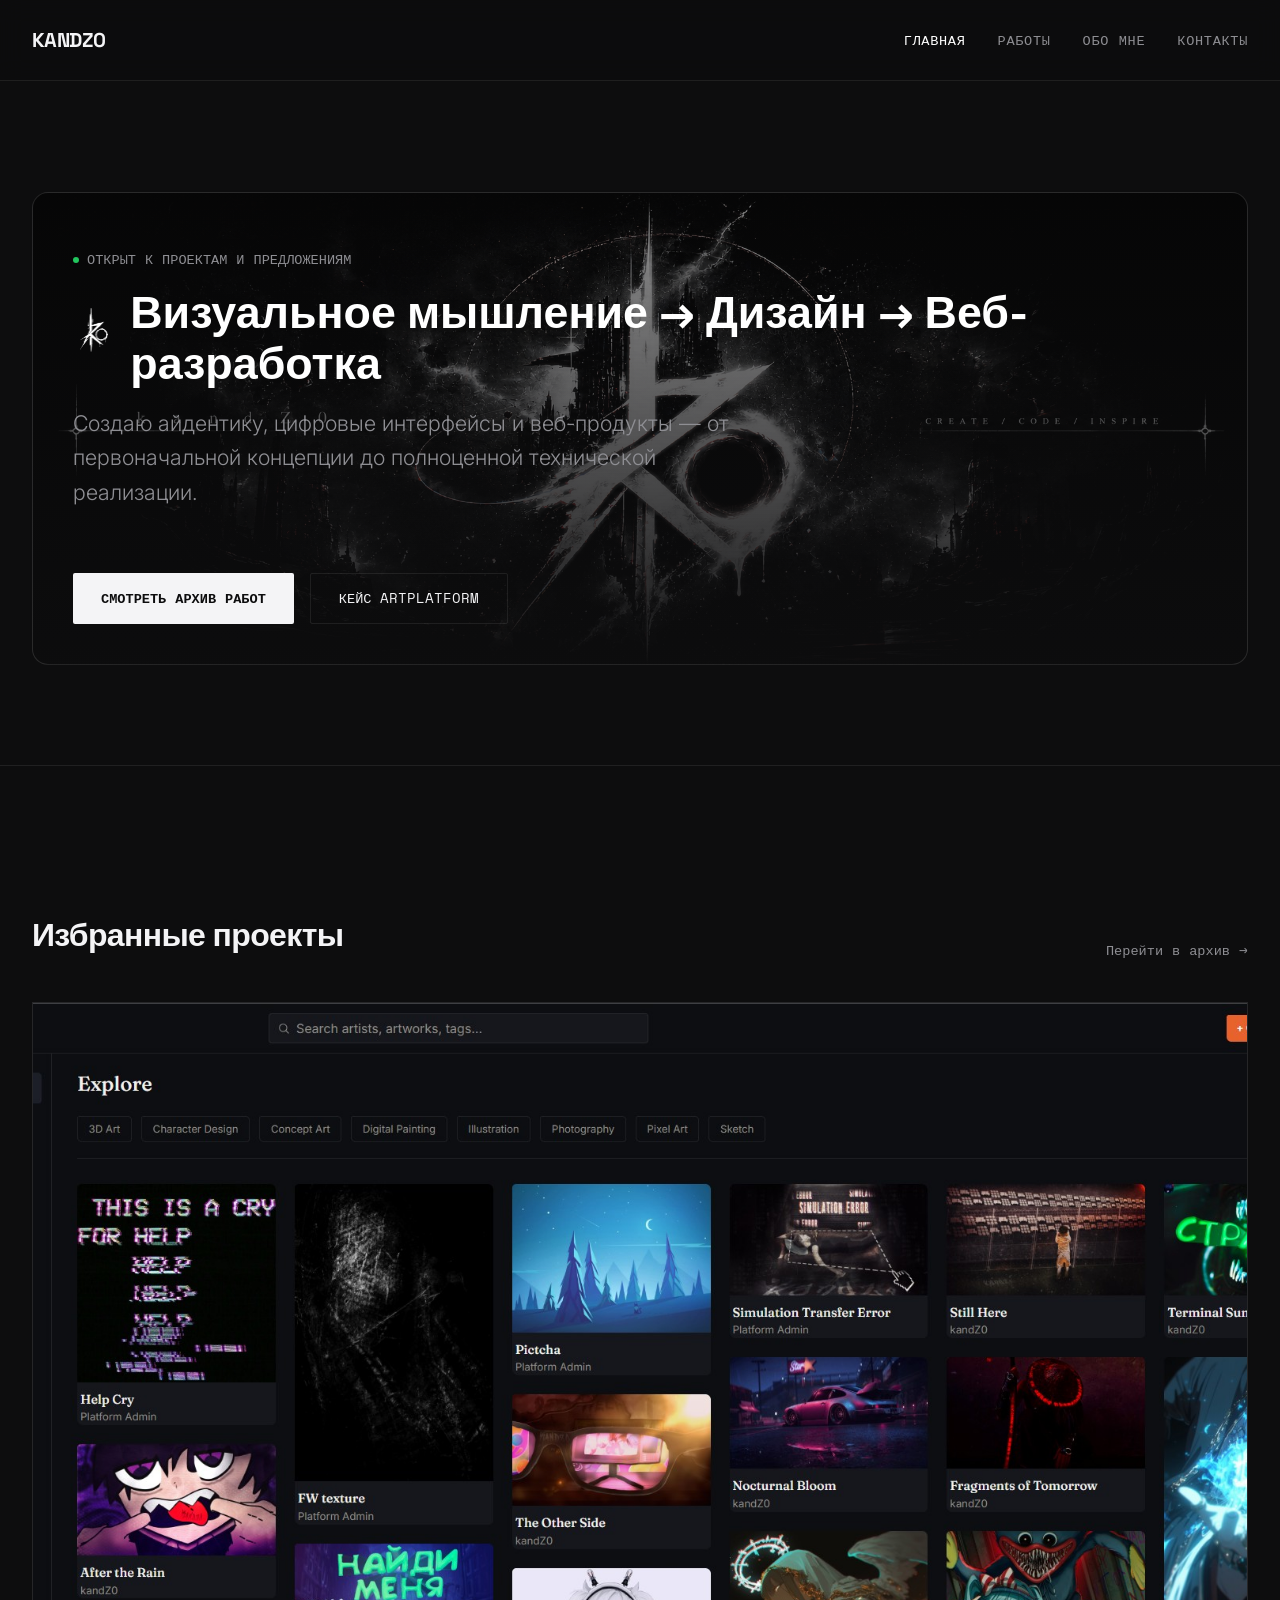
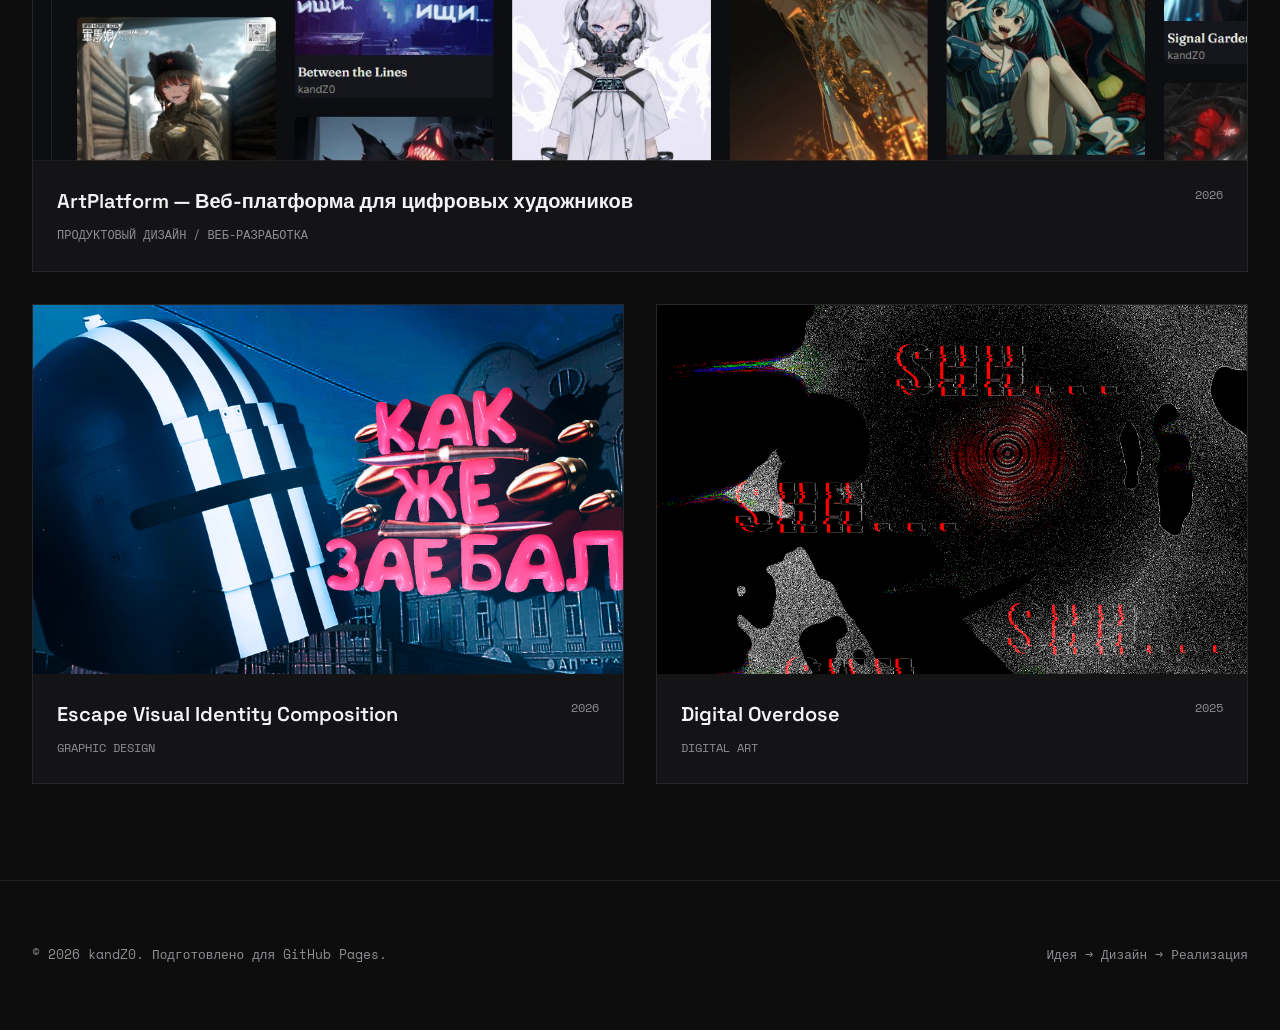
<file: index.html>
<!DOCTYPE html>
<html lang="ru">
<head>
  <meta charset="UTF-8">
  <meta name="viewport" content="width=device-width, initial-scale=1.0">
  <title>kandZ0 — Digital Designer & Web Creator</title>
  <meta name="description" content="Личное портфолио kandZ0. Создание визуальных решений, интерфейсов и цифровых продуктов — от идеи до реализации.">
  <link rel="preconnect" href="https://fonts.googleapis.com">
  <link rel="preconnect" href="https://fonts.gstatic.com" crossorigin>
  <link href="https://fonts.googleapis.com/css2?family=Inter:wght@300;400;500&family=Space+Grotesk:wght@600;700&family=Space+Mono&display=swap" rel="stylesheet">
  <link rel="stylesheet" href="assets/css/style.css">
  <style>
    /* Стили промо-баннера вместо стандартного текста */
    .hero-banner-box {
      margin-top: 2rem;
      position: relative;
      border-radius: 16px;
      overflow: hidden;
      border: 1px solid rgba(255, 255, 255, 0.12);
      background: linear-gradient(180deg, rgba(13, 13, 14, 0.45) 0%, rgba(13, 13, 14, 0.95) 100%), 
                  url('assets/images/branding/logo banner.png') center/cover no-repeat;
      padding: 3.5rem 2.5rem 2.5rem 2.5rem;
      display: flex;
      flex-direction: column;
      justify-content: flex-end;
      min-height: 420px;
      transition: border-color 0.3s ease, transform 0.3s ease;
    }
    .hero-banner-box:hover {
      border-color: rgba(255, 255, 255, 0.25);
    }
    .hero-brand-header {
      display: flex;
      align-items: center;
      gap: 1rem;
      margin-bottom: 1rem;
    }
    /* Фирменный логотип с черной дырой */
    .hero-logo-icon {
      width: 44px;
      height: 44px;
      flex-shrink: 0;
      color: #fff;
    }
    .hero-banner-title {
      font-family: var(--font-head);
      font-size: clamp(1.8rem, 4vw, 2.8rem);
      line-height: 1.15;
      color: #fff;
      margin: 0;
    }
  </style>
</head>
<body>

  <header class="header">
    <div class="container header-inner">
      <a href="index.html" class="logo">kandZ0</a>
      <nav>
        <ul class="nav-links">
          <li><a href="index.html" class="active">Главная</a></li>
          <li><a href="work.html">Работы</a></li>
          <li><a href="about.html">Обо мне</a></li>
          <li><a href="contact.html">Контакты</a></li>
        </ul>
      </nav>
    </div>
  </header>

  <main>
    <section class="hero">
      <div class="container">
        
        <!-- БАННЕР С ЛОГОТИПОМ -->
        <div class="hero-banner-box">
          <div class="hero-tag" style="width: fit-content; margin-bottom: 1rem;">Открыт к проектам и предложениям</div>
          
          <div class="hero-brand-header">
            <!-- Векторный логотип: Черная дыра на букве A -->
                <div class="hero-brand-header">
                    <img src="assets/images/branding/logoРесурс 54.png" alt="kandZ0 Logo" class="hero-logo-icon" style="object-fit: contain;">
                </div>
            <h1 class="hero-banner-title">Визуальное мышление → Дизайн → Веб-разработка</h1>
          </div>

          <p class="hero-desc" style="max-width: 680px;">Создаю айдентику, цифровые интерфейсы и веб-продукты — от первоначальной концепции до полноценной технической реализации.</p>
          
          <div class="hero-cta" style="margin-top: 1.5rem;">
            <a href="work.html" class="btn btn-primary">Смотреть архив работ</a>
            <a href="projects/artplatform.html" class="btn btn-secondary">Кейс ArtPlatform</a>
          </div>
        </div>

      </div>
    </section>

    <section class="container" style="padding-top: 4rem;">
      <div class="section-header">
        <h2 class="section-title">Избранные проекты</h2>
        <a href="work.html" style="font-family: var(--font-mono); font-size: 0.85rem; color: var(--text-muted);">Перейти в архив →</a>
      </div>

      <div class="grid">
        <article class="card card-hero">
          <a href="projects/artplatform.html">
            <div class="card-image-wrap">
              <img src="assets/images/artplatform/hero-mockup.jpg" alt="Превью кейса ArtPlatform" loading="lazy" onerror="this.src='https://placehold.co/1200x675/141416/FFFFFF?text=IMAGE_PLACEHOLDER_ARTPLATFORM_HERO'">
            </div>
            <div class="card-meta">
              <div>
                <h3 class="card-title">ArtPlatform — Веб-платформа для цифровых художников</h3>
                <span class="card-category">Продуктовый дизайн / Веб-разработка</span>
              </div>
              <span class="card-year">2026</span>
            </div>
          </a>
        </article>

        <article class="card card-half">
          <a href="work.html">
            <div class="card-image-wrap">
              <img src="assets/images/graphic/Tarkov.png" alt="Цифровое искусство" loading="lazy" onerror="this.src='https://placehold.co/800x500/141416/FFFFFF?text=IMAGE_PLACEHOLDER_ART_01'">
            </div>
            <div class="card-meta">
              <div>
                <h3 class="card-title">Escape Visual Identity Composition</h3>
                <span class="card-category">GRAPHIC DESIGN</span>
              </div>
              <span class="card-year">2026</span>
            </div>
          </a>
        </article>

        <article class="card card-half">
          <a href="work.html">
            <div class="card-image-wrap">
              <img src="assets/images/art/SHH Inner Noise Compression.png" alt="Концепт визуальной идентичности" loading="lazy" onerror="this.src='https://placehold.co/800x500/141416/FFFFFF?text=IMAGE_PLACEHOLDER_BRANDING_01'">
            </div>
            <div class="card-meta">
              <div>
                <h3 class="card-title">Digital Overdose</h3>
                <span class="card-category">DIGITAL ART</span>
              </div>
              <span class="card-year">2025</span>
            </div>
          </a>
        </article>
      </div>
    </section>
  </main>

  <footer class="footer">
    <div class="container footer-inner">
      <span class="footer-text">© 2026 kandZ0. Подготовлено для GitHub Pages.</span>
      <span class="footer-text">Идея → Дизайн → Реализация</span>
    </div>
  </footer>

  <script src="assets/js/main.js"></script>
</body>
</html>
</file>
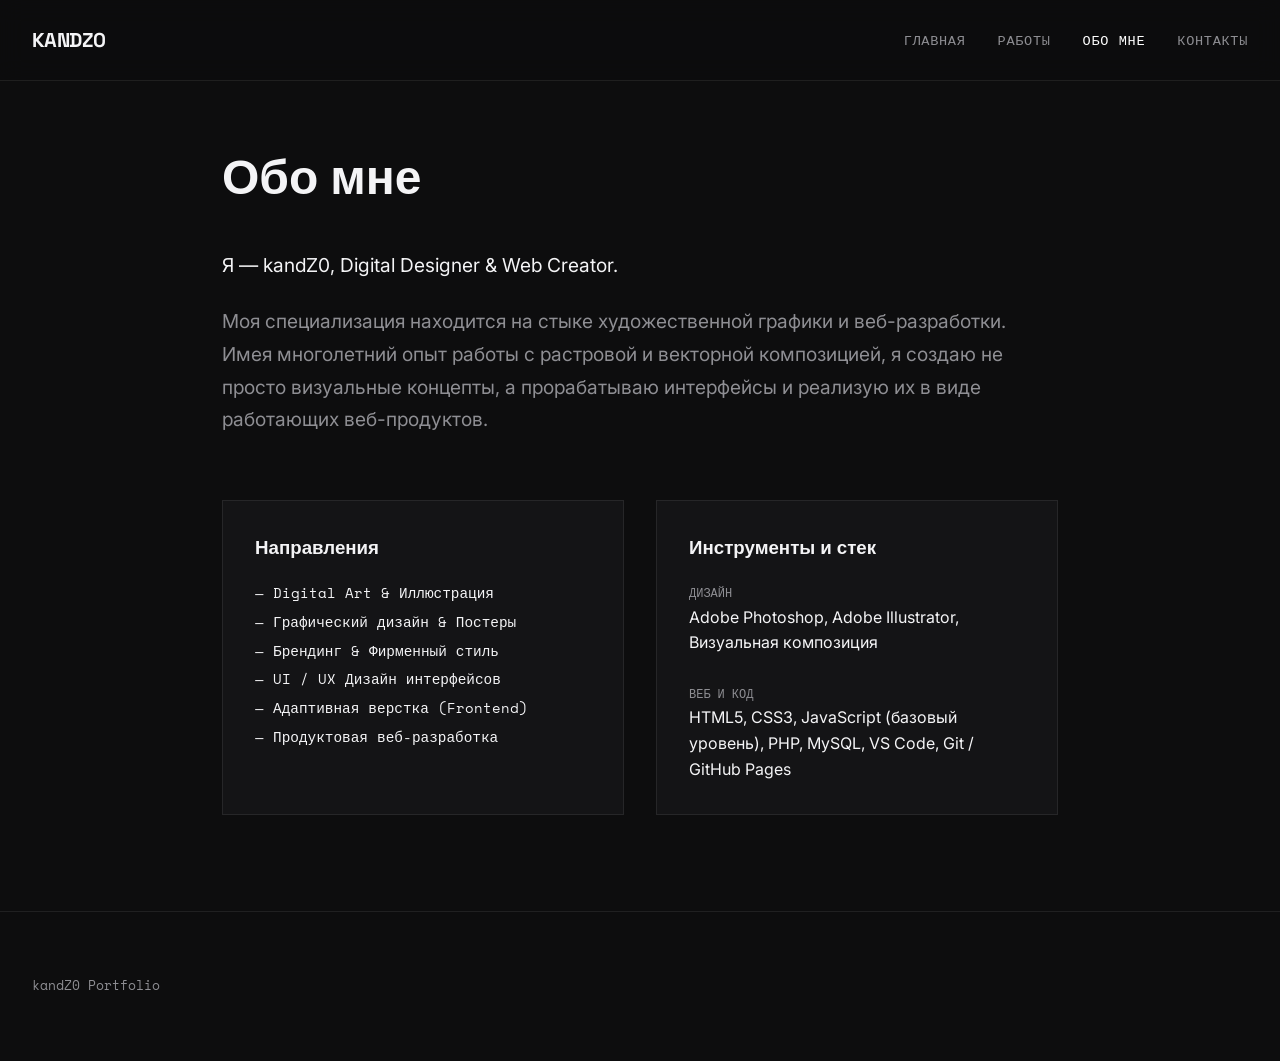
<file: about.html>
<!DOCTYPE html>
<html lang="ru">
<head>
  <meta charset="UTF-8">
  <meta name="viewport" content="width=device-width, initial-scale=1.0">
  <title>Обо мне — kandZ0</title>
  <link rel="stylesheet" href="assets/css/style.css">
  <link href="https://fonts.googleapis.com/css2?family=Inter:wght@300;400;500&family=Space+Grotesk:wght@600;700&family=Space+Mono&display=swap" rel="stylesheet">
</head>
<body>

  <header class="header">
    <div class="container header-inner">
      <a href="index.html" class="logo">kandZ0</a>
      <nav>
        <ul class="nav-links">
          <li><a href="index.html">Главная</a></li>
          <li><a href="work.html">Работы</a></li>
          <li><a href="about.html" class="active">Обо мне</a></li>
          <li><a href="contact.html">Контакты</a></li>
        </ul>
      </nav>
    </div>
  </header>

  <main class="container" style="padding-top: 140px; max-width: 900px;">
    <h1 style="font-family: var(--font-head); font-size: 3rem; margin-bottom: 2rem;">Обо мне</h1>

    <div style="font-size: 1.2rem; line-height: 1.7; color: var(--text-muted); margin-bottom: 4rem;">
      <p style="margin-bottom: 1.5rem; color: var(--text-main);">
        Я — kandZ0, Digital Designer & Web Creator.
      </p>
      <p>
        Моя специализация находится на стыке художественной графики и веб-разработки. Имея многолетний опыт работы с растровой и векторной композицией, я создаю не просто визуальные концепты, а прорабатываю интерфейсы и реализую их в виде работающих веб-продуктов.
      </p>
    </div>

    <div class="grid">
      <div class="card card-half" style="padding: 2rem;">
        <h3 style="font-family: var(--font-head); margin-bottom: 1rem;">Направления</h3>
        <ul style="list-style: none; font-family: var(--font-mono); font-size: 0.9rem; line-height: 2;">
          <li>— Digital Art & Иллюстрация</li>
          <li>— Графический дизайн & Постеры</li>
          <li>— Брендинг & Фирменный стиль</li>
          <li>— UI / UX Дизайн интерфейсов</li>
          <li>— Адаптивная верстка (Frontend)</li>
          <li>— Продуктовая веб-разработка</li>
        </ul>
      </div>

      <div class="card card-half" style="padding: 2rem;">
        <h3 style="font-family: var(--font-head); margin-bottom: 1rem;">Инструменты и стек</h3>
        
        <label style="font-family: var(--font-mono); font-size: 0.75rem; color: var(--text-muted); text-transform: uppercase;">Дизайн</label>
        <p style="margin-bottom: 1.5rem;">Adobe Photoshop, Adobe Illustrator, Визуальная композиция</p>

        <label style="font-family: var(--font-mono); font-size: 0.75rem; color: var(--text-muted); text-transform: uppercase;">Веб и код</label>
        <p>HTML5, CSS3, JavaScript (базовый уровень), PHP, MySQL, VS Code, Git / GitHub Pages</p>
      </div>
    </div>
  </main>

  <footer class="footer">
    <div class="container footer-inner">
      <span class="footer-text">kandZ0 Portfolio</span>
    </div>
  </footer>

</body>
</html>
</file>
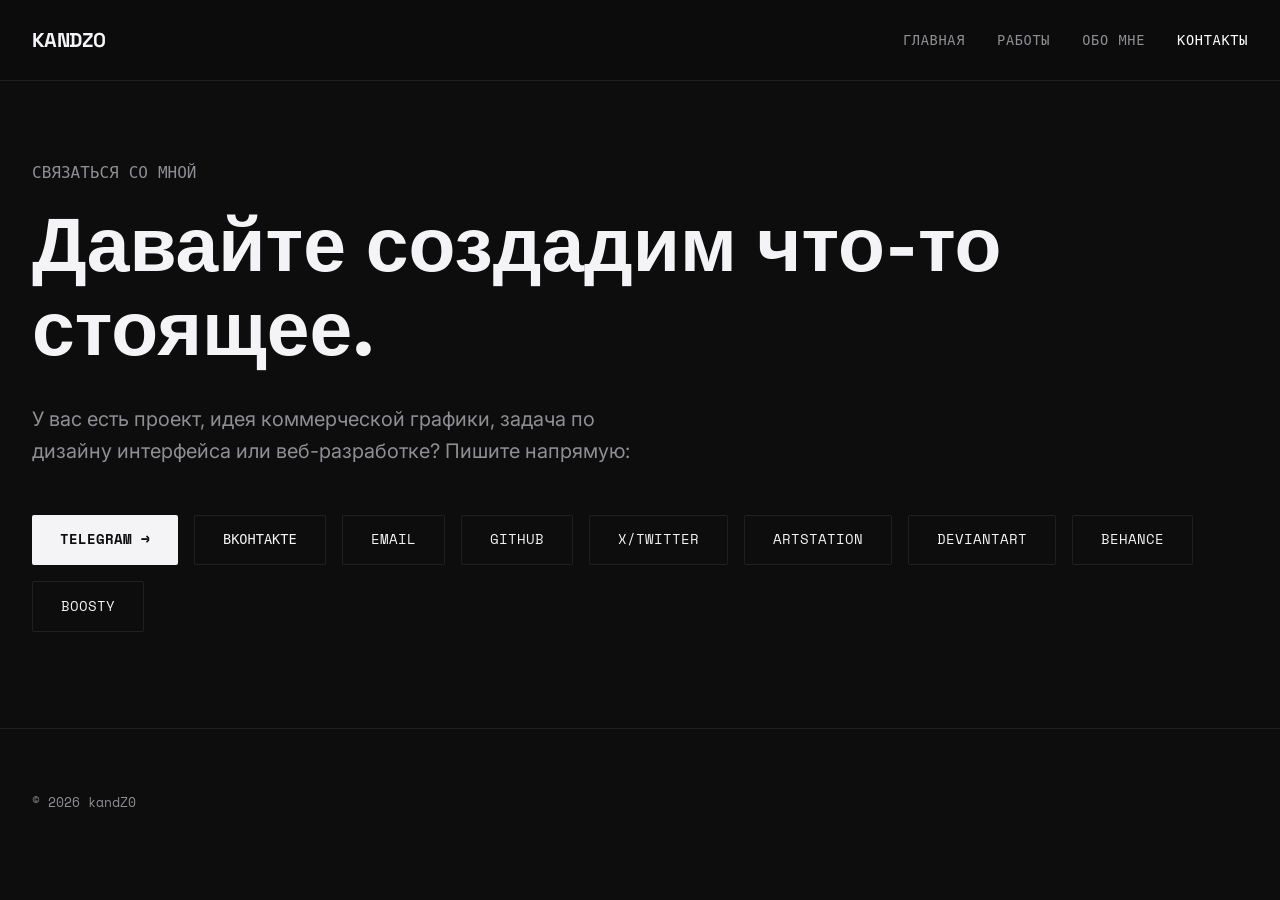
<file: contact.html>
<!DOCTYPE html>
<html lang="ru">
<head>
  <meta charset="UTF-8">
  <meta name="viewport" content="width=device-width, initial-scale=1.0">
  <title>Контакты — kandZ0</title>
  <link rel="stylesheet" href="assets/css/style.css">
  <link href="https://fonts.googleapis.com/css2?family=Inter:wght@300;400;500&family=Space+Grotesk:wght@600;700&family=Space+Mono&display=swap" rel="stylesheet">
</head>
<body>

  <header class="header">
    <div class="container header-inner">
      <a href="index.html" class="logo">kandZ0</a>
      <nav>
        <ul class="nav-links">
          <li><a href="index.html">Главная</a></li>
          <li><a href="work.html">Работы</a></li>
          <li><a href="about.html">Обо мне</a></li>
          <li><a href="contact.html" class="active">Контакты</a></li>
        </ul>
      </nav>
    </div>
  </header>

  <main class="container" style="padding-top: 160px; min-height: 70vh;">
    <span style="font-family: var(--font-mono); color: var(--text-muted); text-transform: uppercase;">Связаться со мной</span>
    <h1 style="font-family: var(--font-head); font-size: clamp(2.5rem, 6vw, 5rem); margin: 1rem 0 2rem; line-height: 1.1;">Давайте создадим что-то стоящее.</h1>
    <p style="font-size: 1.25rem; color: var(--text-muted); max-width: 600px; margin-bottom: 3rem;">
      У вас есть проект, идея коммерческой графики, задача по дизайну интерфейса или веб-разработке? Пишите напрямую:
    </p>

    <div style="display: flex; gap: 1rem; flex-wrap: wrap;">
      <a href="https://t.me/kandz0" target="_blank" class="btn btn-primary">Telegram →</a>
      <a href="https://vk.ru/kandz0" target="_blank" class="btn btn-secondary">ВКонтакте</a>
      <a href="kandzo.labs@gmail.com" class="btn btn-secondary">Email</a>
      <a href="https://github.com/kandZ0" target="_blank" class="btn btn-secondary">github</a>
      <a href="https://x.com/kandZ0_art" target="_blank" class="btn btn-secondary">X/Twitter</a>
      <a href="https://www.artstation.com/kandzo" target="_blank" class="btn btn-secondary">ArtStation</a>
      <a href="https://www.deviantart.com/kandz0" target="_blank" class="btn btn-secondary">DeviantArt</a>
      <a href="https://www.behance.net/kandz0" target="_blank" class="btn btn-secondary">Behance</a>
      <a href="https://boosty.to/kandzo/donate" target="_blank" class="btn btn-secondary">Boosty</a>
    </div>
  </main>

  <footer class="footer">
    <div class="container footer-inner">
      <span class="footer-text">© 2026 kandZ0</span>
    </div>
  </footer>

</body>
</html>
</file>
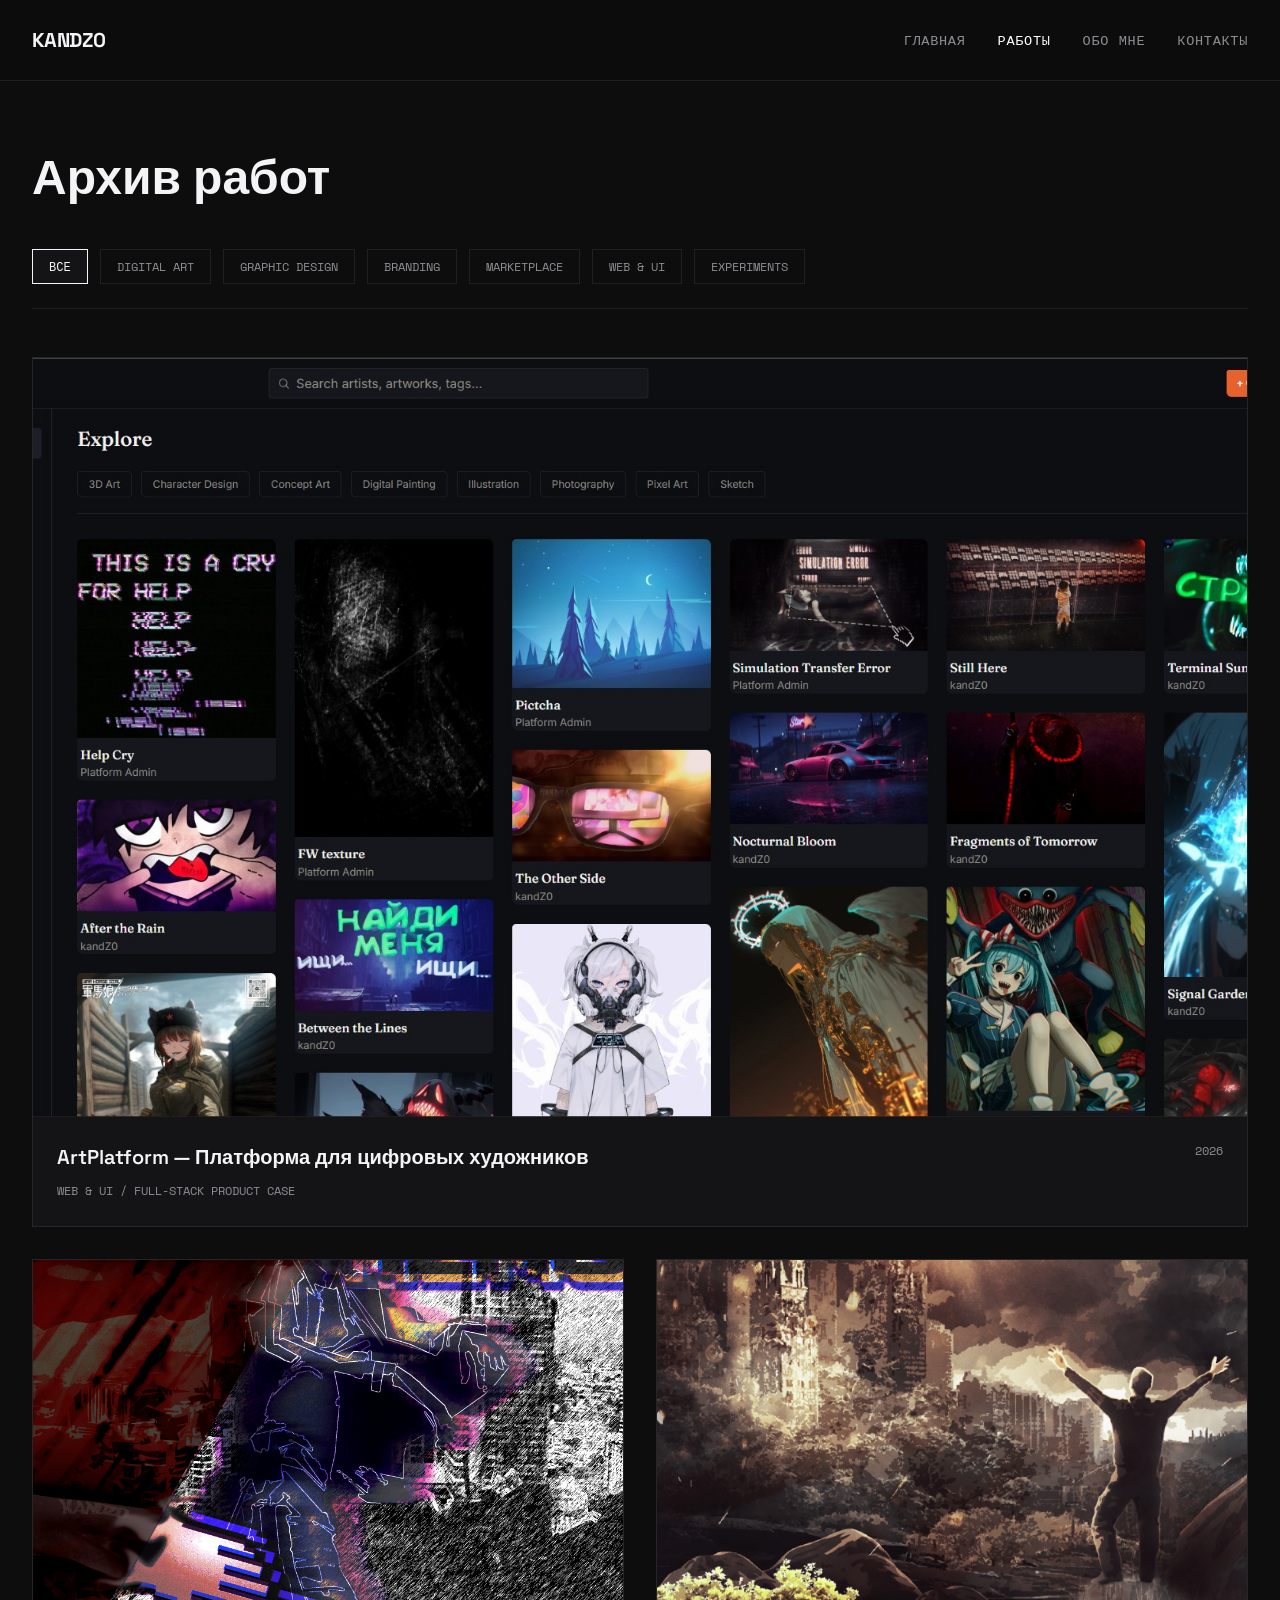
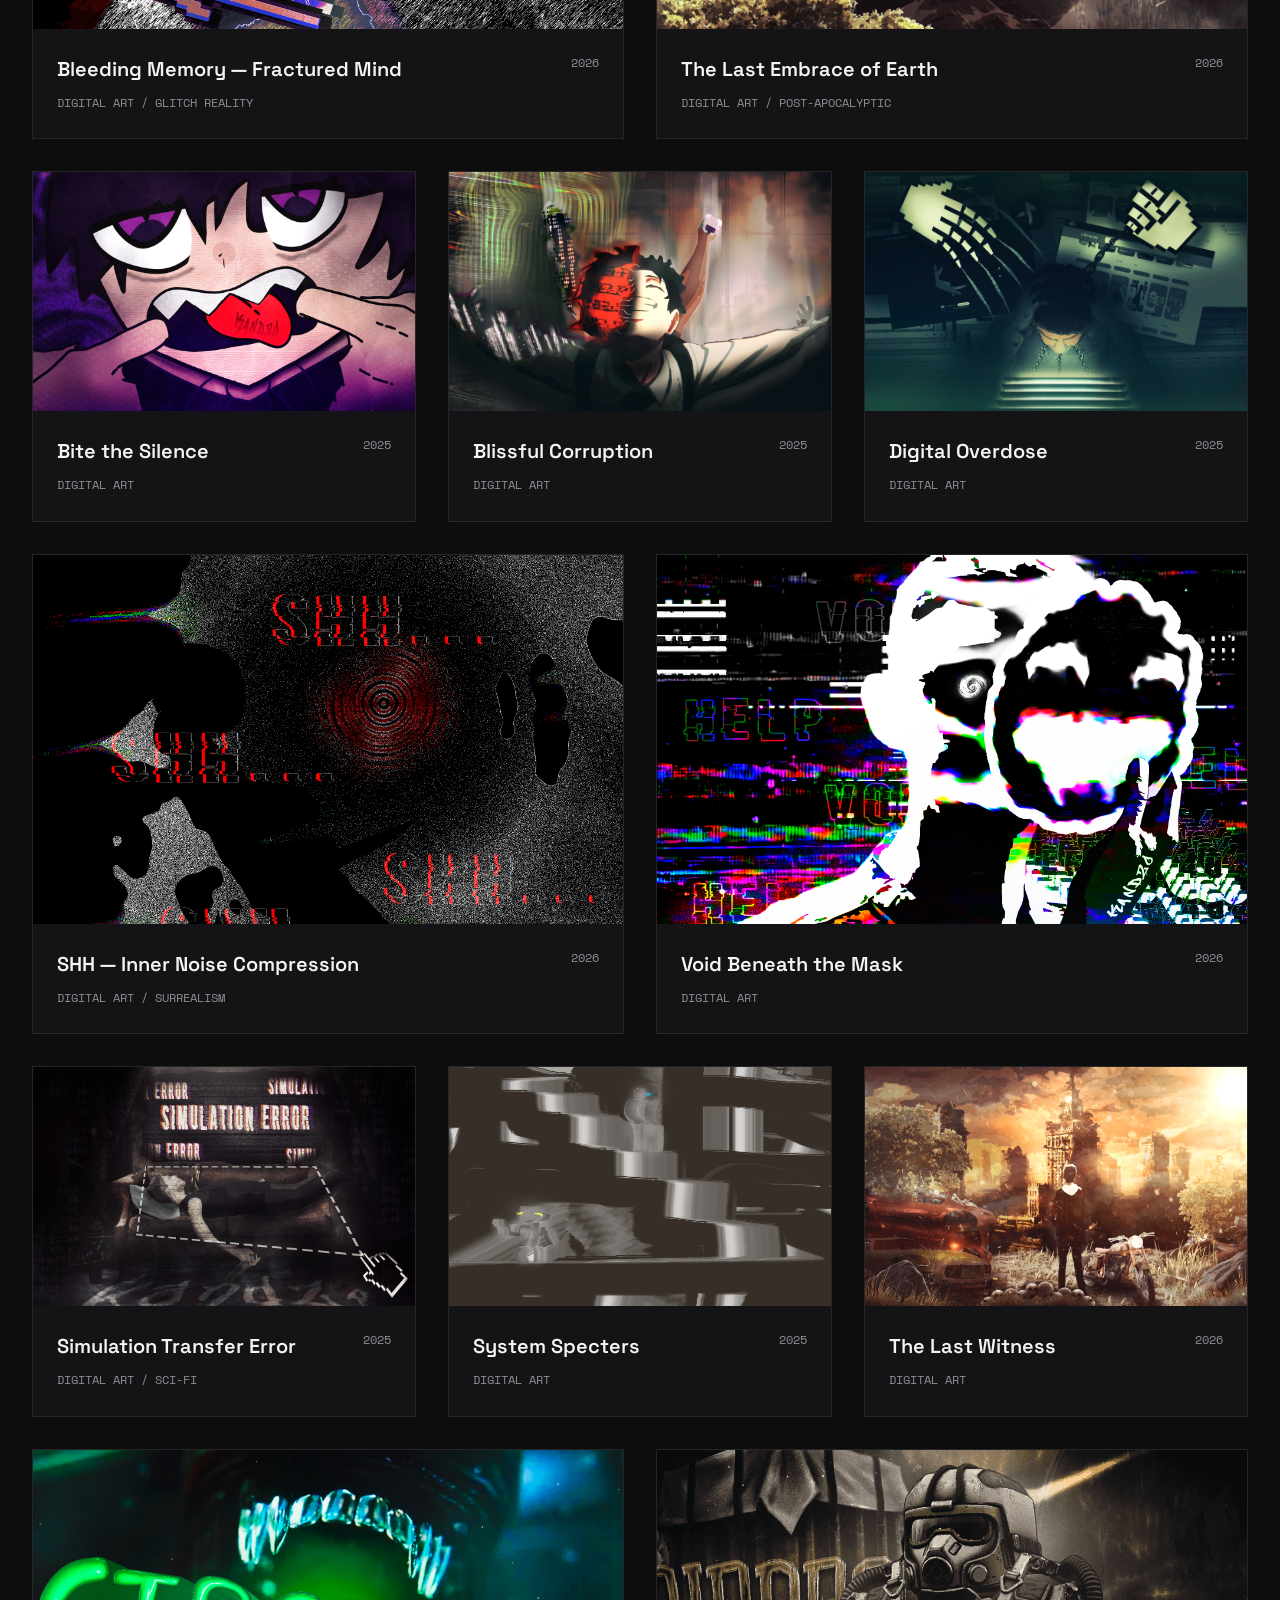
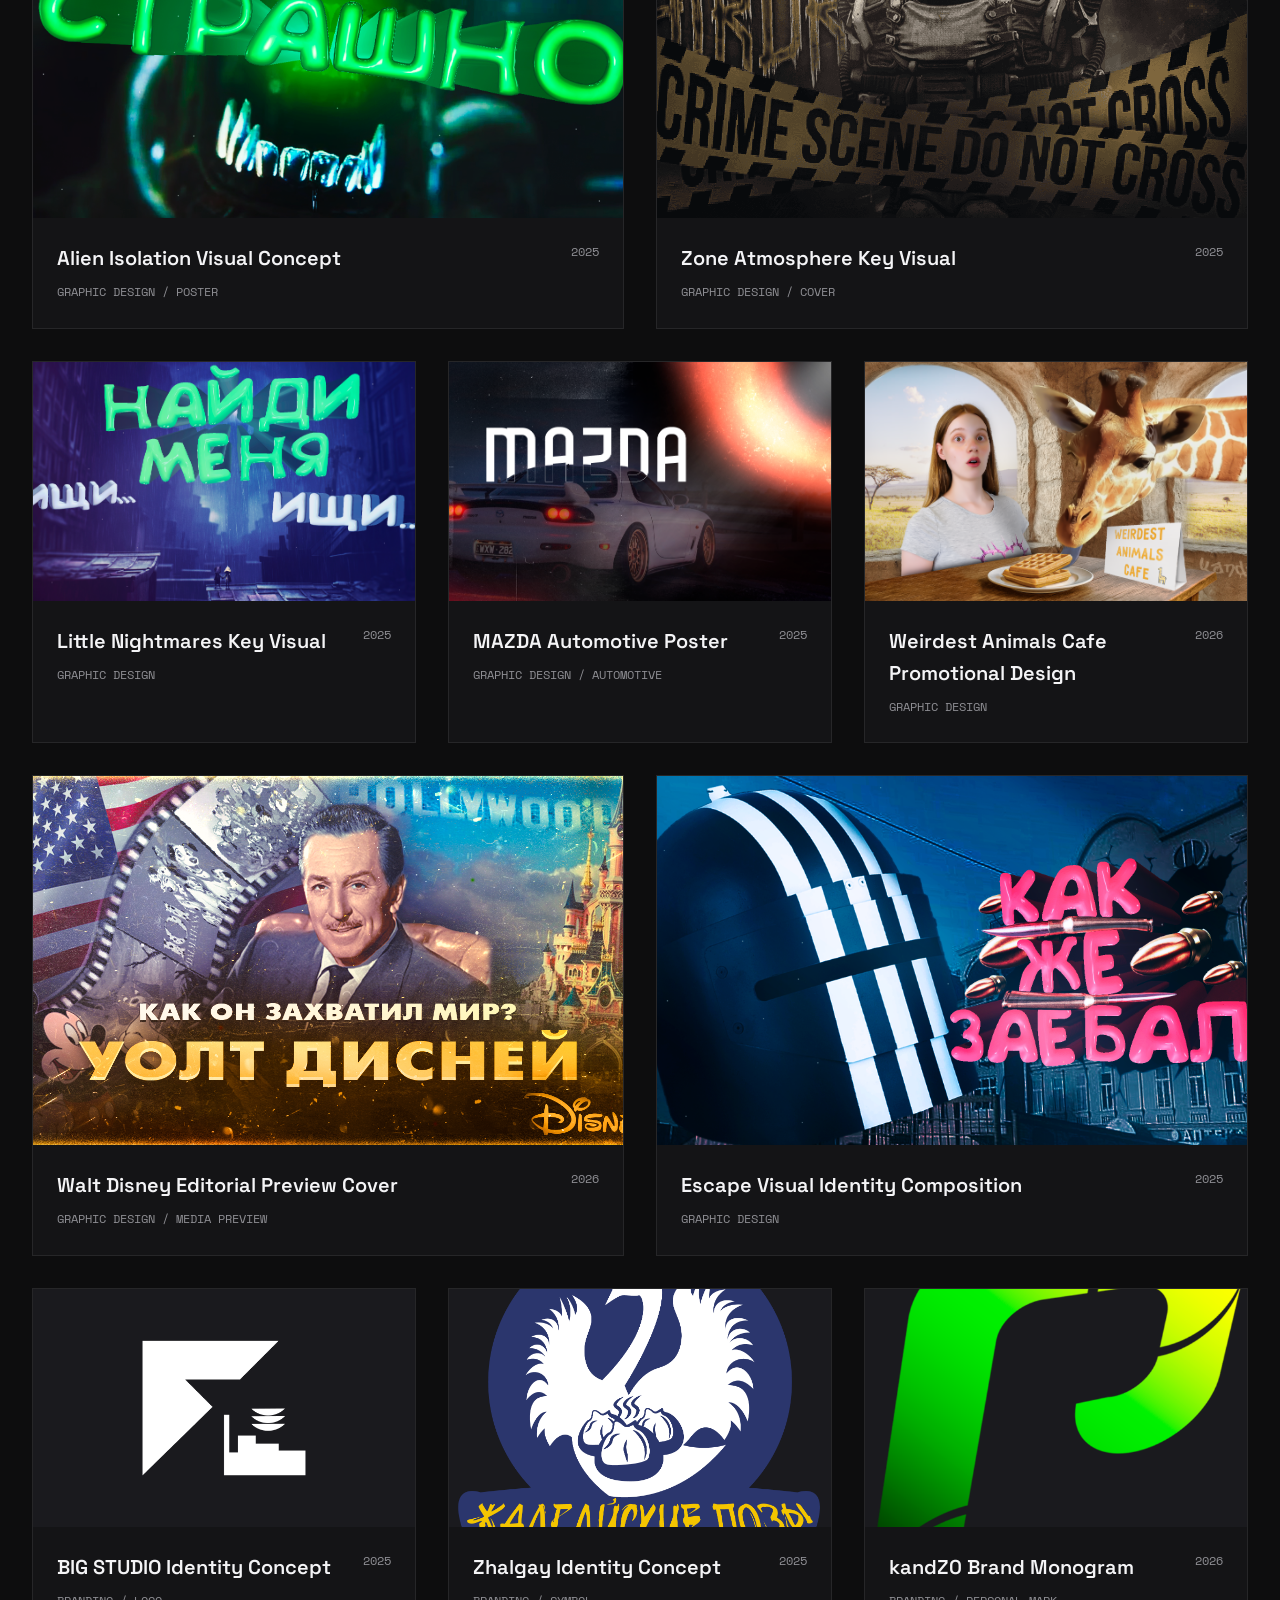
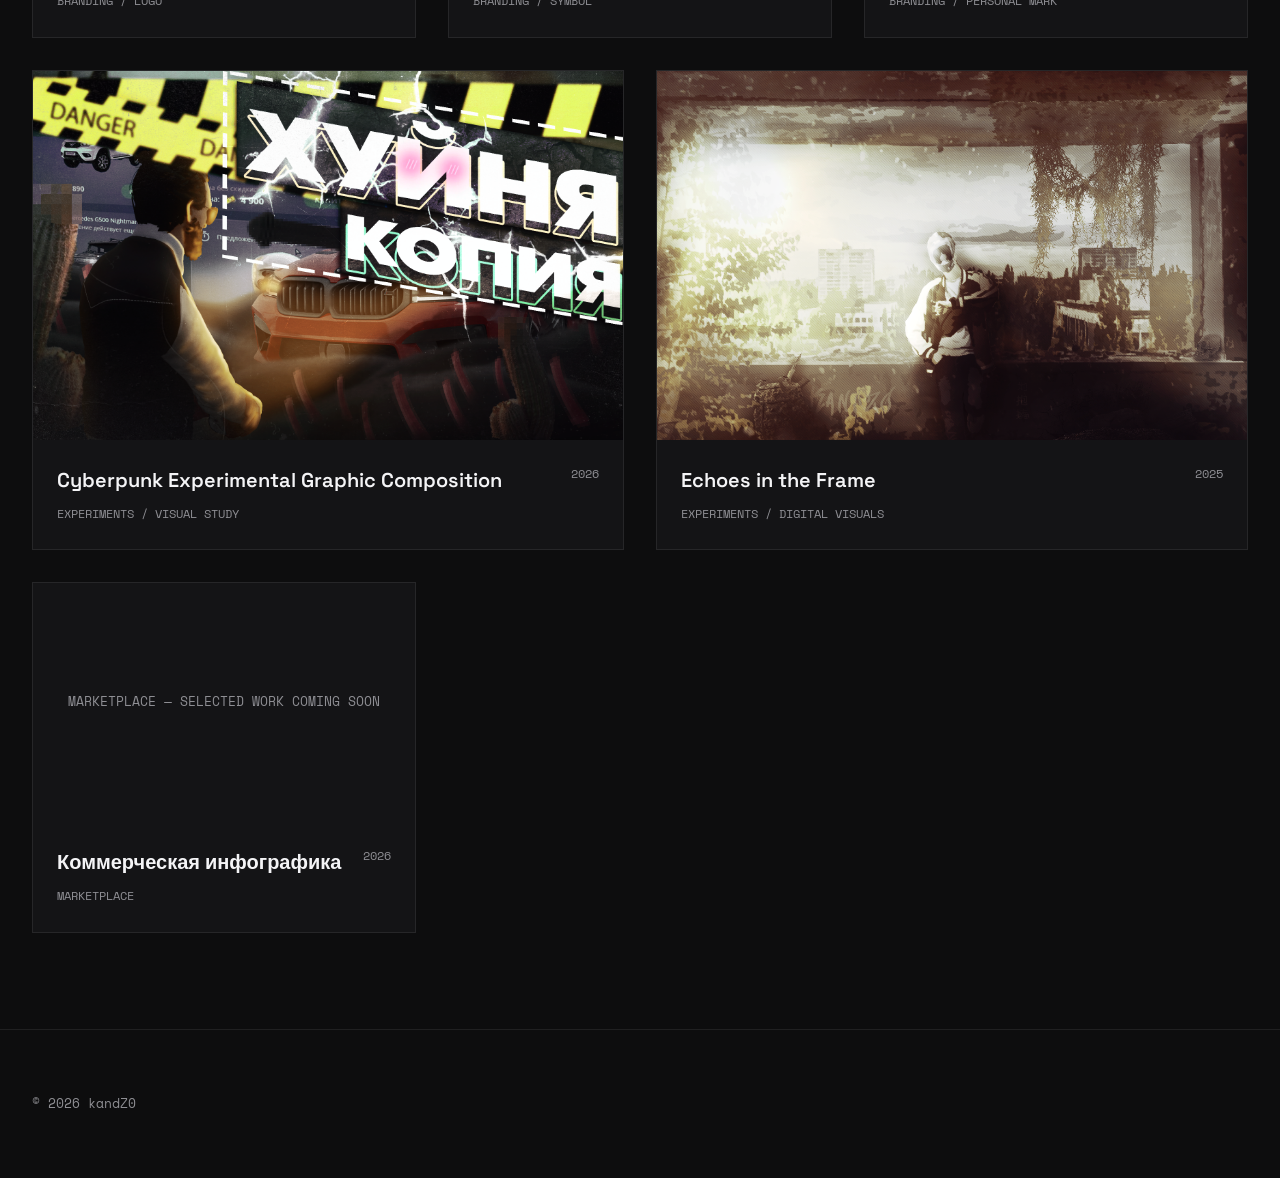
<file: work.html>
<!DOCTYPE html>
<html lang="ru">
<head>
  <meta charset="UTF-8">
  <meta name="viewport" content="width=device-width, initial-scale=1.0">
  <title>Архив работ — kandZ0</title>
  <link rel="stylesheet" href="assets/css/style.css">
  <link rel="preconnect" href="https://fonts.googleapis.com">
  <link rel="preconnect" href="https://fonts.gstatic.com" crossorigin>
  <link href="https://fonts.googleapis.com/css2?family=Inter:wght@300;400;500&family=Space+Grotesk:wght@600;700&family=Space+Mono&display=swap" rel="stylesheet">
</head>
<body>

  <header class="header">
    <div class="container header-inner">
      <a href="index.html" class="logo">kandZ0</a>
      <nav>
        <ul class="nav-links">
          <li><a href="index.html">Главная</a></li>
          <li><a href="work.html" class="active">Работы</a></li>
          <li><a href="about.html">Обо мне</a></li>
          <li><a href="contact.html">Контакты</a></li>
        </ul>
      </nav>
    </div>
  </header>

  <main class="container" style="padding-top: 140px;">
    <h1 style="font-family: var(--font-head); font-size: 3rem; margin-bottom: 2rem;">Архив работ</h1>

    <div class="filter-bar">
      <button class="filter-btn active" data-filter="ВСЕ">ВСЕ</button>
      <button class="filter-btn" data-filter="DIGITAL ART">DIGITAL ART</button>
      <button class="filter-btn" data-filter="GRAPHIC DESIGN">GRAPHIC DESIGN</button>
      <button class="filter-btn" data-filter="BRANDING">BRANDING</button>
      <button class="filter-btn" data-filter="MARKETPLACE">MARKETPLACE</button>
      <button class="filter-btn" data-filter="WEB & UI">WEB & UI</button>
      <button class="filter-btn" data-filter="EXPERIMENTS">EXPERIMENTS</button>
    </div>

    <div class="grid" id="portfolio-grid">

      <article class="card card-hero project-card" data-category="WEB & UI">
        <a href="projects/artplatform.html">
          <div class="card-image-wrap">
            <img src="assets/images/artplatform/hero-mockup.jpg" alt="ArtPlatform Case Study" loading="lazy">
          </div>
          <div class="card-meta">
            <div>
              <h3 class="card-title">ArtPlatform — Платформа для цифровых художников</h3>
              <span class="card-category">WEB & UI / Full-Stack Product Case</span>
            </div>
            <span class="card-year">2026</span>
          </div>
        </a>
      </article>

      <article class="card card-half project-card" data-category="DIGITAL ART">
        <div class="card-image-wrap">
          <img src="assets/images/art/Bleeding Memory — Fractured Mind in a Glitch Reality.png" alt="Bleeding Memory" loading="lazy">
        </div>
        <div class="card-meta">
          <div>
            <h3 class="card-title">Bleeding Memory — Fractured Mind</h3>
            <span class="card-category">DIGITAL ART / Glitch Reality</span>
          </div>
          <span class="card-year">2026</span>
        </div>
      </article>

      <article class="card card-half project-card" data-category="DIGITAL ART">
        <div class="card-image-wrap">
          <img src="assets/images/art/The Last Embrace of Earth.png" alt="The Last Embrace of Earth" loading="lazy">
        </div>
        <div class="card-meta">
          <div>
            <h3 class="card-title">The Last Embrace of Earth</h3>
            <span class="card-category">DIGITAL ART / Post-Apocalyptic</span>
          </div>
          <span class="card-year">2026</span>
        </div>
      </article>

      <article class="card card-third project-card" data-category="DIGITAL ART">
        <div class="card-image-wrap">
          <img src="assets/images/art/Bite the Silence.png" alt="Bite the Silence" loading="lazy">
        </div>
        <div class="card-meta">
          <div>
            <h3 class="card-title">Bite the Silence</h3>
            <span class="card-category">DIGITAL ART</span>
          </div>
          <span class="card-year">2025</span>
        </div>
      </article>

      <article class="card card-third project-card" data-category="DIGITAL ART">
        <div class="card-image-wrap">
          <img src="assets/images/art/Blissful Corruption.png" alt="Blissful Corruption" loading="lazy">
        </div>
        <div class="card-meta">
          <div>
            <h3 class="card-title">Blissful Corruption</h3>
            <span class="card-category">DIGITAL ART</span>
          </div>
          <span class="card-year">2025</span>
        </div>
      </article>

      <article class="card card-third project-card" data-category="DIGITAL ART">
        <div class="card-image-wrap">
          <img src="assets/images/art/Digital Overdose.png" alt="Digital Overdose" loading="lazy">
        </div>
        <div class="card-meta">
          <div>
            <h3 class="card-title">Digital Overdose</h3>
            <span class="card-category">DIGITAL ART</span>
          </div>
          <span class="card-year">2025</span>
        </div>
      </article>

      <article class="card card-half project-card" data-category="DIGITAL ART">
        <div class="card-image-wrap">
          <img src="assets/images/art/SHH Inner Noise Compression.png" alt="SHH Inner Noise Compression" loading="lazy">
        </div>
        <div class="card-meta">
          <div>
            <h3 class="card-title">SHH — Inner Noise Compression</h3>
            <span class="card-category">DIGITAL ART / Surrealism</span>
          </div>
          <span class="card-year">2026</span>
        </div>
      </article>

      <article class="card card-half project-card" data-category="DIGITAL ART">
        <div class="card-image-wrap">
          <img src="assets/images/art/Void Beneath the Mask.png" alt="Void Beneath the Mask" loading="lazy">
        </div>
        <div class="card-meta">
          <div>
            <h3 class="card-title">Void Beneath the Mask</h3>
            <span class="card-category">DIGITAL ART</span>
          </div>
          <span class="card-year">2026</span>
        </div>
      </article>

      <article class="card card-third project-card" data-category="DIGITAL ART">
        <div class="card-image-wrap">
          <img src="assets/images/art/Simulation Transfer Error.png" alt="Simulation Transfer Error" loading="lazy">
        </div>
        <div class="card-meta">
          <div>
            <h3 class="card-title">Simulation Transfer Error</h3>
            <span class="card-category">DIGITAL ART / Sci-Fi</span>
          </div>
          <span class="card-year">2025</span>
        </div>
      </article>

      <article class="card card-third project-card" data-category="DIGITAL ART">
        <div class="card-image-wrap">
          <img src="assets/images/art/System Specters.png" alt="System Specters" loading="lazy">
        </div>
        <div class="card-meta">
          <div>
            <h3 class="card-title">System Specters</h3>
            <span class="card-category">DIGITAL ART</span>
          </div>
          <span class="card-year">2025</span>
        </div>
      </article>

      <article class="card card-third project-card" data-category="DIGITAL ART">
        <div class="card-image-wrap">
          <img src="assets/images/art/The Last Witness (арт).png" alt="The Last Witness" loading="lazy">
        </div>
        <div class="card-meta">
          <div>
            <h3 class="card-title">The Last Witness</h3>
            <span class="card-category">DIGITAL ART</span>
          </div>
          <span class="card-year">2026</span>
        </div>
      </article>

      <article class="card card-half project-card" data-category="GRAPHIC DESIGN">
        <div class="card-image-wrap">
          <img src="assets/images/graphic/Alien Isolation.png" alt="Alien Isolation Concept" loading="lazy">
        </div>
        <div class="card-meta">
          <div>
            <h3 class="card-title">Alien Isolation Visual Concept</h3>
            <span class="card-category">GRAPHIC DESIGN / Poster</span>
          </div>
          <span class="card-year">2025</span>
        </div>
      </article>

      <article class="card card-half project-card" data-category="GRAPHIC DESIGN">
        <div class="card-image-wrap">
          <img src="assets/images/graphic/STAL prew (сжатый).png" alt="STALKER Visual" loading="lazy">
        </div>
        <div class="card-meta">
          <div>
            <h3 class="card-title">Zone Atmosphere Key Visual</h3>
            <span class="card-category">GRAPHIC DESIGN / Cover</span>
          </div>
          <span class="card-year">2025</span>
        </div>
      </article>

      <article class="card card-third project-card" data-category="GRAPHIC DESIGN">
        <div class="card-image-wrap">
          <img src="assets/images/graphic/Little Nightm.png" alt="Little Nightmares Visual" loading="lazy">
        </div>
        <div class="card-meta">
          <div>
            <h3 class="card-title">Little Nightmares Key Visual</h3>
            <span class="card-category">GRAPHIC DESIGN</span>
          </div>
          <span class="card-year">2025</span>
        </div>
      </article>

      <article class="card card-third project-card" data-category="GRAPHIC DESIGN">
        <div class="card-image-wrap">
          <img src="assets/images/graphic/MAZDA.png" alt="MAZDA Poster" loading="lazy">
        </div>
        <div class="card-meta">
          <div>
            <h3 class="card-title">MAZDA Automotive Poster</h3>
            <span class="card-category">GRAPHIC DESIGN / Automotive</span>
          </div>
          <span class="card-year">2025</span>
        </div>
      </article>

      <article class="card card-third project-card" data-category="GRAPHIC DESIGN">
        <div class="card-image-wrap">
          <img src="assets/images/graphic/Weirdest Animals Cafe.png" alt="Weirdest Animals Cafe" loading="lazy">
        </div>
        <div class="card-meta">
          <div>
            <h3 class="card-title">Weirdest Animals Cafe Promotional Design</h3>
            <span class="card-category">GRAPHIC DESIGN</span>
          </div>
          <span class="card-year">2026</span>
        </div>
      </article>

      <article class="card card-half project-card" data-category="GRAPHIC DESIGN">
        <div class="card-image-wrap">
          <img src="assets/images/graphic/Как он захватил мир УОЛТ ДИСНЕЙ (PREVIEW).png" alt="Walt Disney History Cover" loading="lazy">
        </div>
        <div class="card-meta">
          <div>
            <h3 class="card-title">Walt Disney Editorial Preview Cover</h3>
            <span class="card-category">GRAPHIC DESIGN / Media Preview</span>
          </div>
          <span class="card-year">2026</span>
        </div>
      </article>

      <article class="card card-half project-card" data-category="GRAPHIC DESIGN">
        <div class="card-image-wrap">
          <img src="assets/images/graphic/Tarkov.png" alt="Tarkov Artwork" loading="lazy">
        </div>
        <div class="card-meta">
          <div>
            <h3 class="card-title">Escape Visual Identity Composition</h3>
            <span class="card-category">GRAPHIC DESIGN</span>
          </div>
          <span class="card-year">2025</span>
        </div>
      </article>

      <article class="card card-third project-card" data-category="BRANDING">
        <div class="card-image-wrap">
          <img src="assets/images/branding/BIG STUDIO.png" alt="BIG STUDIO Logo" loading="lazy">
        </div>
        <div class="card-meta">
          <div>
            <h3 class="card-title">BIG STUDIO Identity Concept</h3>
            <span class="card-category">BRANDING / Logo</span>
          </div>
          <span class="card-year">2025</span>
        </div>
      </article>

      <article class="card card-third project-card" data-category="BRANDING">
        <div class="card-image-wrap">
          <img src="assets/images/branding/Жалгайские позы (LOGO).png" alt="Жалгайские позы LOGO" loading="lazy">
        </div>
        <div class="card-meta">
          <div>
            <h3 class="card-title">Zhalgay Identity Concept</h3>
            <span class="card-category">BRANDING / Symbol</span>
          </div>
          <span class="card-year">2025</span>
        </div>
      </article>

      <article class="card card-third project-card" data-category="BRANDING">
        <div class="card-image-wrap">
          <img src="assets/images/branding/лого ПНГ.png" alt="Monogram Brand Mark" loading="lazy">
        </div>
        <div class="card-meta">
          <div>
            <h3 class="card-title">kandZ0 Brand Monogram</h3>
            <span class="card-category">BRANDING / Personal Mark</span>
          </div>
          <span class="card-year">2026</span>
        </div>
      </article>

      <article class="card card-half project-card" data-category="EXPERIMENTS">
        <div class="card-image-wrap">
          <img src="assets/images/graphic/ХУЙНЯ КОПИЯ (с хуями ХАХА).png" alt="Cyberpunk Experimental Graphic" loading="lazy">
        </div>
        <div class="card-meta">
          <div>
            <h3 class="card-title">Cyberpunk Experimental Graphic Composition</h3>
            <span class="card-category">EXPERIMENTS / Visual Study</span>
          </div>
          <span class="card-year">2026</span>
        </div>
      </article>

      <article class="card card-half project-card" data-category="EXPERIMENTS">
        <div class="card-image-wrap">
          <img src="assets/images/art/Echoes in the Frame.png" alt="Echoes in the Frame" loading="lazy">
        </div>
        <div class="card-meta">
          <div>
            <h3 class="card-title">Echoes in the Frame</h3>
            <span class="card-category">EXPERIMENTS / Digital Visuals</span>
          </div>
          <span class="card-year">2025</span>
        </div>
      </article>

      <article class="card card-third project-card" data-category="MARKETPLACE">
        <div class="card-image-wrap" style="display: flex; align-items: center; justify-content: center; background: #141416; color: var(--text-muted); font-family: var(--font-mono); font-size: 0.8rem; text-align: center; padding: 1rem;">
          MARKETPLACE — SELECTED WORK COMING SOON
        </div>
        <div class="card-meta">
          <div>
            <h3 class="card-title">Коммерческая инфографика</h3>
            <span class="card-category">MARKETPLACE</span>
          </div>
          <span class="card-year">2026</span>
        </div>
      </article>

    </div>
  </main>

  <footer class="footer">
    <div class="container footer-inner">
      <span class="footer-text">© 2026 kandZ0</span>
    </div>
  </footer>

  <script src="assets/js/main.js"></script>
</body>
</html>
</file>
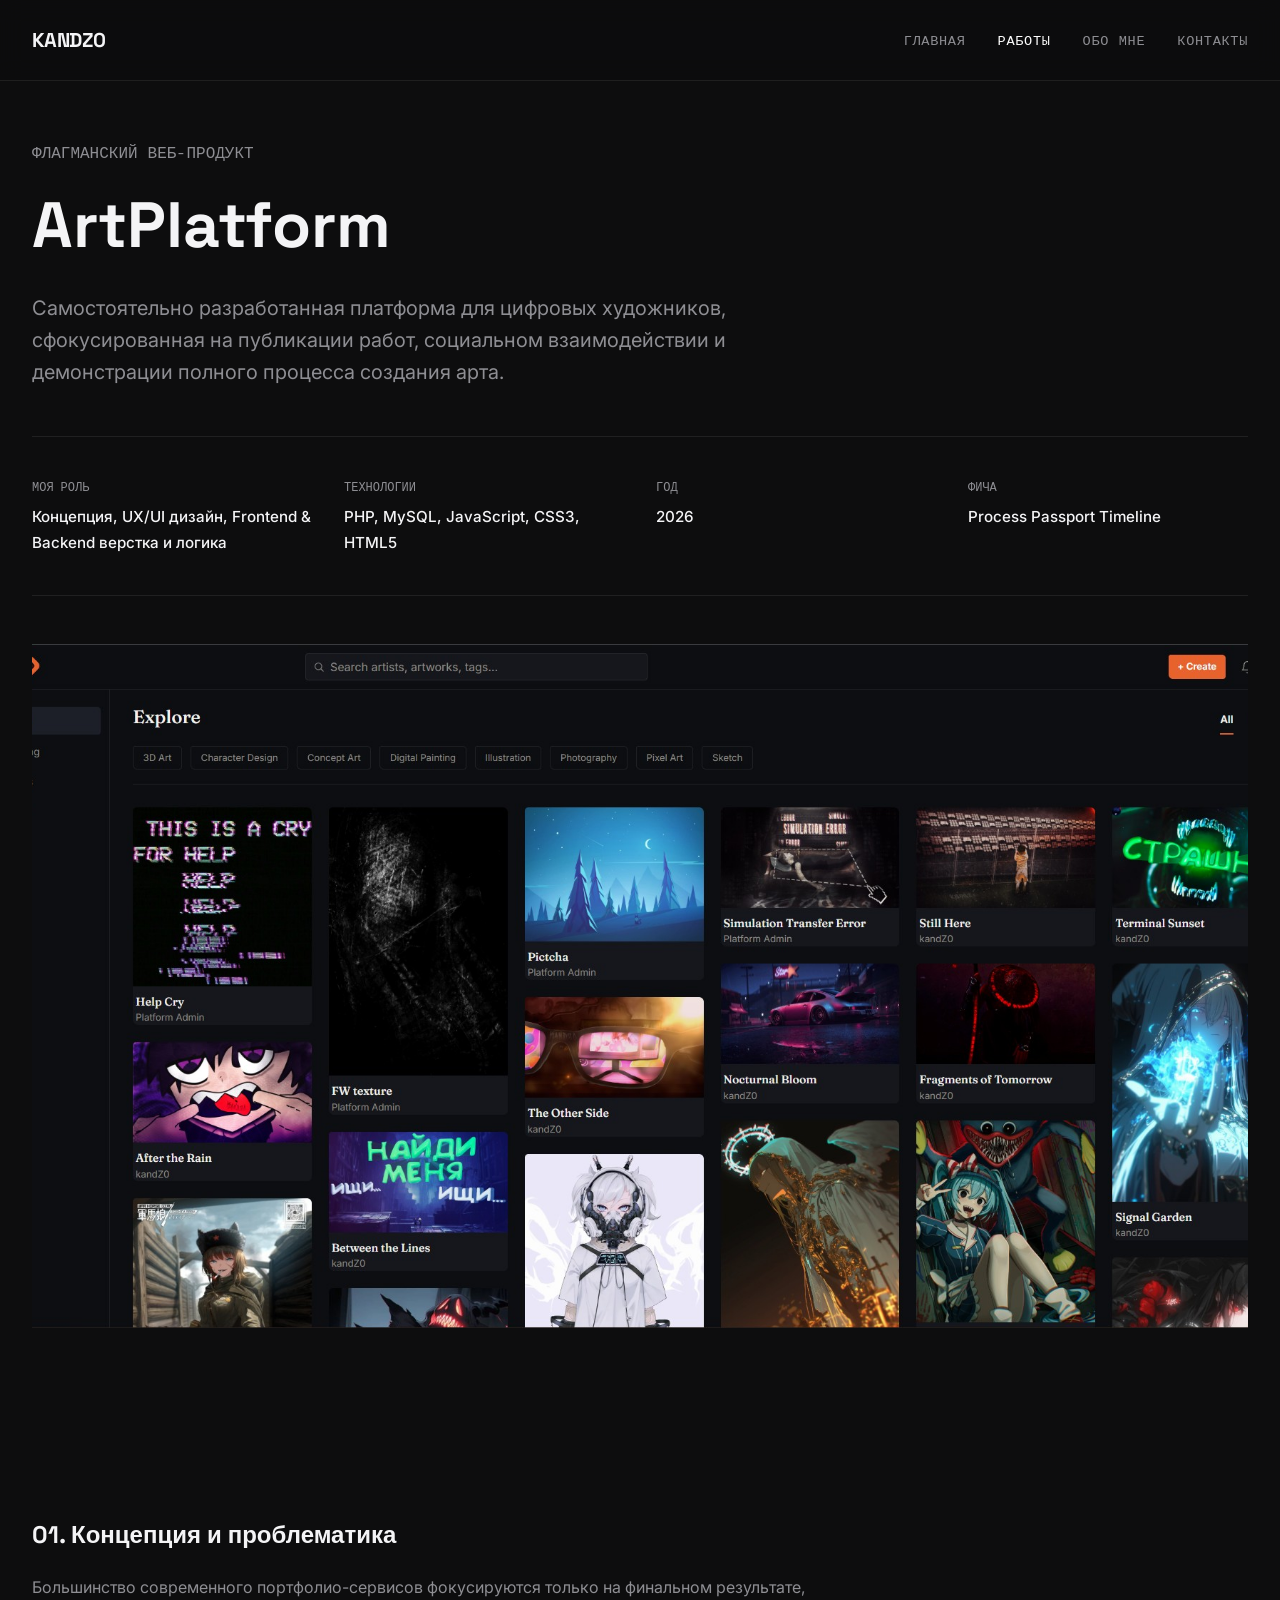
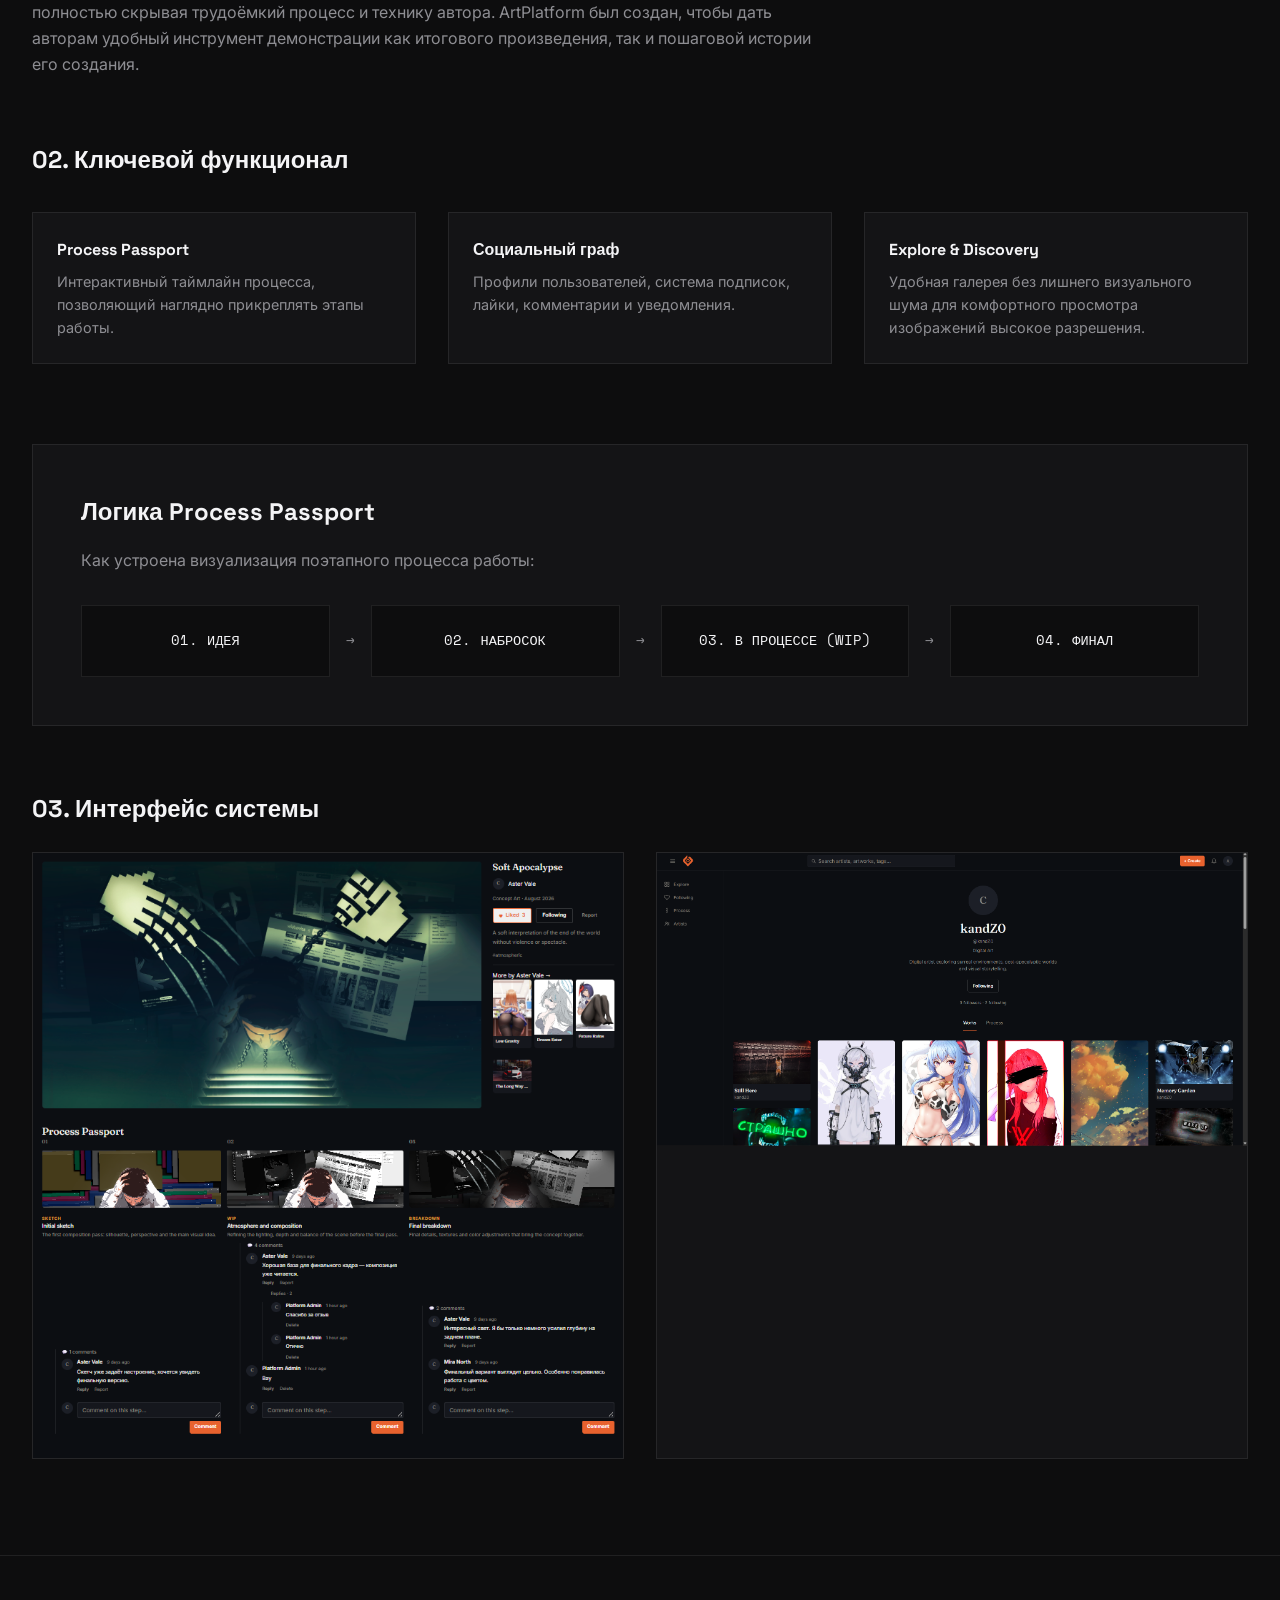
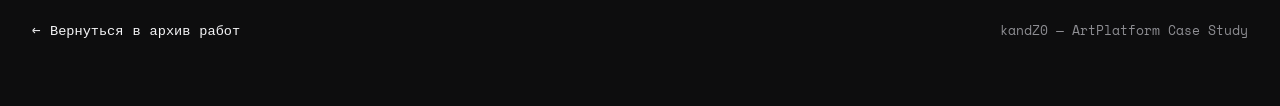
<file: projects/artplatform.html>
<!DOCTYPE html>
<html lang="ru">
<head>
  <meta charset="UTF-8">
  <meta name="viewport" content="width=device-width, initial-scale=1.0">
  <title>ArtPlatform — Кейс разработки | kandZ0</title>
  <link rel="stylesheet" href="../assets/css/style.css">
  <link href="https://fonts.googleapis.com/css2?family=Inter:wght@300;400;500&family=Space+Grotesk:wght@600;700&family=Space+Mono&display=swap" rel="stylesheet">
</head>
<body>

  <header class="header">
    <div class="container header-inner">
      <a href="../index.html" class="logo">kandZ0</a>
      <nav>
        <ul class="nav-links">
          <li><a href="../index.html">Главная</a></li>
          <li><a href="../work.html" class="active">Работы</a></li>
          <li><a href="../about.html">Обо мне</a></li>
          <li><a href="../contact.html">Контакты</a></li>
        </ul>
      </nav>
    </div>
  </header>

  <main class="container">
    <section class="case-study-hero">
      <span style="font-family: var(--font-mono); color: var(--text-muted); text-transform: uppercase;">Флагманский веб-продукт</span>
      <h1 style="font-family: var(--font-head); font-size: clamp(2.5rem, 5vw, 4rem); margin-top: 0.5rem;">ArtPlatform</h1>
      <p style="font-size: 1.25rem; color: var(--text-muted); max-width: 750px; margin-top: 1rem;">
        Самостоятельно разработанная платформа для цифровых художников, сфокусированная на публикации работ, социальном взаимодействии и демонстрации полного процесса создания арта.
      </p>

      <div class="case-meta-grid">
        <div class="case-meta-item">
          <label>Моя роль</label>
          <span>Концепция, UX/UI дизайн, Frontend & Backend верстка и логика</span>
        </div>
        <div class="case-meta-item">
          <label>Технологии</label>
          <span>PHP, MySQL, JavaScript, CSS3, HTML5</span>
        </div>
        <div class="case-meta-item">
          <label>Год</label>
          <span>2026</span>
        </div>
        <div class="case-meta-item">
          <label>Фича</label>
          <span>Process Passport Timeline</span>
        </div>
      </div>

      <div class="card-image-wrap" style="aspect-ratio: 16 / 9; margin: 2rem 0 4rem;">
        <img src="../assets/images/artplatform/hero-mockup.jpg" alt="ArtPlatform Интерфейс" onerror="this.src='https://placehold.co/1200x675/141416/FFFFFF?text=IMAGE_PLACEHOLDER_ARTPLATFORM_MAIN_MOCKUP'">
      </div>
    </section>

    <section class="content-block" style="max-width: 800px;">
      <h3>01. Концепция и проблематика</h3>
      <p style="margin-bottom: 1.5rem; color: var(--text-muted);">
        Большинство современного портфолио-сервисов фокусируются только на финальном результате, полностью скрывая трудоёмкий процесс и технику автора. ArtPlatform был создан, чтобы дать авторам удобный инструмент демонстрации как итогового произведения, так и пошаговой истории его создания.
      </p>
    </section>

    <section class="content-block">
      <h3>02. Ключевой функционал</h3>
      <div class="grid" style="margin-top: 2rem;">
        <div class="card card-third" style="padding: 1.5rem;">
          <h4 style="font-family: var(--font-head); margin-bottom: 0.5rem;">Process Passport</h4>
          <p style="font-size: 0.9rem; color: var(--text-muted);">Интерактивный таймлайн процесса, позволяющий наглядно прикреплять этапы работы.</p>
        </div>
        <div class="card card-third" style="padding: 1.5rem;">
          <h4 style="font-family: var(--font-head); margin-bottom: 0.5rem;">Социальный граф</h4>
          <p style="font-size: 0.9rem; color: var(--text-muted);">Профили пользователей, система подписок, лайки, комментарии и уведомления.</p>
        </div>
        <div class="card card-third" style="padding: 1.5rem;">
          <h4 style="font-family: var(--font-head); margin-bottom: 0.5rem;">Explore & Discovery</h4>
          <p style="font-size: 0.9rem; color: var(--text-muted);">Удобная галерея без лишнего визуального шума для комфортного просмотра изображений высокое разрешения.</p>
        </div>
      </div>
    </section>

    <section class="content-block" style="background: var(--panel-bg); padding: 3rem; border: 1px solid var(--border-color);">
      <h3 style="margin-bottom: 1rem;">Логика Process Passport</h3>
      <p style="color: var(--text-muted); margin-bottom: 2rem;">Как устроена визуализация поэтапного процесса работы:</p>
      
      <div style="display: flex; gap: 1rem; justify-content: space-between; flex-wrap: wrap; text-align: center; font-family: var(--font-mono); font-size: 0.85rem;">
        <div style="flex: 1; min-width: 140px; background: var(--bg-color); padding: 1.5rem; border: 1px solid var(--border-color);">
          01. ИДЕЯ
        </div>
        <div style="display: flex; align-items: center; color: var(--text-muted);">→</div>
        <div style="flex: 1; min-width: 140px; background: var(--bg-color); padding: 1.5rem; border: 1px solid var(--border-color);">
          02. НАБРОСОК
        </div>
        <div style="display: flex; align-items: center; color: var(--text-muted);">→</div>
        <div style="flex: 1; min-width: 140px; background: var(--bg-color); padding: 1.5rem; border: 1px solid var(--border-color);">
          03. В ПРОЦЕССЕ (WIP)
        </div>
        <div style="display: flex; align-items: center; color: var(--text-muted);">→</div>
        <div style="flex: 1; min-width: 140px; background: var(--bg-color); padding: 1.5rem; border: 1px solid var(--border-color);">
          04. ФИНАЛ
        </div>
      </div>
    </section>

    <section class="content-block">
      <h3>03. Интерфейс системы</h3>
      <div class="grid" style="margin-top: 1.5rem;">
        <div class="card card-half">
          <img src="../assets/images/artplatform/screen-process.jpg" alt="Раздел Explore" onerror="this.src='https://placehold.co/800x500/141416/FFFFFF?text=IMAGE_PLACEHOLDER_ARTPLATFORM_EXPLORE'">
        </div>
        <div class="card card-half">
          <img src="../assets/images/artplatform/screen-profile.jpg" alt="Страница профиля" onerror="this.src='https://placehold.co/800x500/141416/FFFFFF?text=IMAGE_PLACEHOLDER_ARTPLATFORM_PROFILE'">
        </div>
      </div>
    </section>
  </main>

  <footer class="footer">
    <div class="container footer-inner">
      <a href="../work.html" style="font-family: var(--font-mono); font-size: 0.85rem;">← Вернуться в архив работ</a>
      <span class="footer-text">kandZ0 — ArtPlatform Case Study</span>
    </div>
  </footer>

</body>
</html>
</file>
<file: assets/css/style.css>
/* ==========================================================================
   kandZ0 Portfolio — Core Stylesheet
   Стиль: Swiss Editorial + Contemporary Digital Archive
   ========================================================================== */

:root {
  --bg-color: #0d0d0e;
  --panel-bg: #141416;
  --text-main: #f4f4f6;
  --text-muted: #8e8e93;
  --border-color: rgba(255, 255, 255, 0.08);
  --border-active: rgba(255, 255, 255, 0.25);
  --accent: #ffffff;
  
  --font-head: 'Space Grotesk', -apple-system, sans-serif;
  --font-body: 'Inter', -apple-system, sans-serif;
  --font-mono: 'Space Mono', monospace;

  --transition-fast: 0.2s cubic-bezier(0.16, 1, 0.3, 1);
  --transition-smooth: 0.4s cubic-bezier(0.16, 1, 0.3, 1);
  --container-width: 1400px;
}

* {
  box-sizing: border-box;
  margin: 0;
  padding: 0;
}

body {
  background-color: var(--bg-color);
  color: var(--text-main);
  font-family: var(--font-body);
  line-height: 1.6;
  -webkit-font-smoothing: antialiased;
  overflow-x: hidden;
}

a {
  color: inherit;
  text-decoration: none;
}

img {
  max-width: 100%;
  height: auto;
  display: block;
}

/* Сетка и контейнер */
.container {
  max-width: var(--container-width);
  margin: 0 auto;
  padding: 0 2rem;
}

/* Шапка и Навигация */
.header {
  position: fixed;
  top: 0;
  left: 0;
  width: 100%;
  z-index: 100;
  background: rgba(13, 13, 14, 0.85);
  backdrop-filter: blur(12px);
  border-bottom: 1px solid var(--border-color);
}

.header-inner {
  display: flex;
  justify-content: space-between;
  align-items: center;
  height: 80px;
}

.logo {
  font-family: var(--font-head);
  font-weight: 700;
  font-size: 1.25rem;
  letter-spacing: -0.03em;
  text-transform: uppercase;
}

.nav-links {
  display: flex;
  gap: 2rem;
  list-style: none;
}

.nav-links a {
  font-family: var(--font-mono);
  font-size: 0.85rem;
  color: var(--text-muted);
  text-transform: uppercase;
  letter-spacing: 0.05em;
  transition: color var(--transition-fast);
}

.nav-links a:hover,
.nav-links a.active {
  color: var(--accent);
}

/* Главный блок (Hero) */
.hero {
  padding: 160px 0 100px;
  border-bottom: 1px solid var(--border-color);
}

.hero-tag {
  font-family: var(--font-mono);
  font-size: 0.85rem;
  color: var(--text-muted);
  text-transform: uppercase;
  margin-bottom: 1.5rem;
  display: flex;
  align-items: center;
  gap: 0.5rem;
}

.hero-tag::before {
  content: '';
  display: inline-block;
  width: 6px;
  height: 6px;
  background: #22c55e;
  border-radius: 50%;
}

.hero-title {
  font-family: var(--font-head);
  font-size: clamp(2.2rem, 5vw, 4.8rem);
  font-weight: 700;
  line-height: 1.08;
  letter-spacing: -0.03em;
  max-width: 1100px;
  margin-bottom: 2rem;
}

.hero-desc {
  font-size: clamp(1.1rem, 2vw, 1.35rem);
  color: var(--text-muted);
  max-width: 700px;
  margin-bottom: 2.5rem;
  font-weight: 300;
}

.hero-cta {
  display: flex;
  gap: 1rem;
}

.btn {
  display: inline-flex;
  align-items: center;
  gap: 0.5rem;
  padding: 0.85rem 1.75rem;
  font-family: var(--font-mono);
  font-size: 0.85rem;
  text-transform: uppercase;
  border-radius: 2px;
  transition: all var(--transition-smooth);
}

.btn-primary {
  background-color: var(--text-main);
  color: var(--bg-color);
  font-weight: 600;
}

.btn-primary:hover {
  background-color: #ffffff;
  transform: translateY(-2px);
}

.btn-secondary {
  border: 1px solid var(--border-color);
  color: var(--text-main);
}

.btn-secondary:hover {
  border-color: var(--border-active);
  background-color: var(--panel-bg);
}

/* Заголовки секций */
.section-header {
  display: flex;
  justify-content: space-between;
  align-items: flex-end;
  padding: 5rem 0 2.5rem;
}

.section-title {
  font-family: var(--font-head);
  font-size: 2rem;
  font-weight: 600;
  letter-spacing: -0.02em;
}

/* Сетка карточек проектов */
.grid {
  display: grid;
  grid-template-columns: repeat(12, 1fr);
  gap: 2rem;
  margin-bottom: 5rem;
}

.card {
  position: relative;
  background-color: var(--panel-bg);
  border: 1px solid var(--border-color);
  overflow: hidden;
  transition: border-color var(--transition-smooth);
}

.card:hover {
  border-color: var(--border-active);
}

.card-hero { grid-column: span 12; }
.card-half { grid-column: span 6; }
.card-third { grid-column: span 4; }

.card-image-wrap {
  width: 100%;
  aspect-ratio: 16 / 10;
  overflow: hidden;
  background-color: #1a1a1e;
  position: relative;
}

.card-image-wrap img {
  width: 100%;
  height: 100%;
  object-fit: cover;
  transition: transform 0.6s cubic-bezier(0.16, 1, 0.3, 1);
}

.card:hover .card-image-wrap img {
  transform: scale(1.03);
}

.card-meta {
  padding: 1.5rem;
  display: flex;
  justify-content: space-between;
  align-items: flex-start;
}

.card-title {
  font-family: var(--font-head);
  font-size: 1.25rem;
  font-weight: 600;
  margin-bottom: 0.25rem;
}

.card-category {
  font-family: var(--font-mono);
  font-size: 0.75rem;
  color: var(--text-muted);
  text-transform: uppercase;
}

.card-year {
  font-family: var(--font-mono);
  font-size: 0.75rem;
  color: var(--text-muted);
}

/* Фильтр категорий */
.filter-bar {
  display: flex;
  flex-wrap: wrap;
  gap: 0.75rem;
  margin-bottom: 3rem;
  padding-bottom: 1.5rem;
  border-bottom: 1px solid var(--border-color);
}

.filter-btn {
  background: none;
  border: 1px solid var(--border-color);
  color: var(--text-muted);
  padding: 0.5rem 1rem;
  font-family: var(--font-mono);
  font-size: 0.75rem;
  cursor: pointer;
  text-transform: uppercase;
  transition: all var(--transition-fast);
}

.filter-btn:hover,
.filter-btn.active {
  color: var(--text-main);
  border-color: var(--text-main);
  background: var(--panel-bg);
}

/* Шаблон Case Study */
.case-study-hero { padding: 140px 0 60px; }

.case-meta-grid {
  display: grid;
  grid-template-columns: repeat(4, 1fr);
  gap: 2rem;
  padding: 2.5rem 0;
  border-top: 1px solid var(--border-color);
  border-bottom: 1px solid var(--border-color);
  margin: 3rem 0;
}

.case-meta-item label {
  display: block;
  font-family: var(--font-mono);
  font-size: 0.75rem;
  color: var(--text-muted);
  text-transform: uppercase;
  margin-bottom: 0.5rem;
}

.case-meta-item span {
  font-weight: 500;
  font-size: 0.95rem;
}

.content-block { margin: 4rem 0; }

.content-block h3 {
  font-family: var(--font-head);
  font-size: 1.5rem;
  margin-bottom: 1.25rem;
}

/* Подвал */
.footer {
  border-top: 1px solid var(--border-color);
  padding: 4rem 0;
  margin-top: 6rem;
}

.footer-inner {
  display: flex;
  justify-content: space-between;
  align-items: center;
}

.footer-text {
  font-family: var(--font-mono);
  font-size: 0.8rem;
  color: var(--text-muted);
}

/* Адаптив */
@media (max-width: 992px) {
  .card-half, .card-third { grid-column: span 12; }
  .case-meta-grid { grid-template-columns: repeat(2, 1fr); }
}

@media (max-width: 768px) {
  .header-inner { height: 70px; }
  .nav-links { gap: 1rem; }
  .hero { padding-top: 120px; }
  .case-meta-grid { grid-template-columns: 1fr; }
}
</file>
